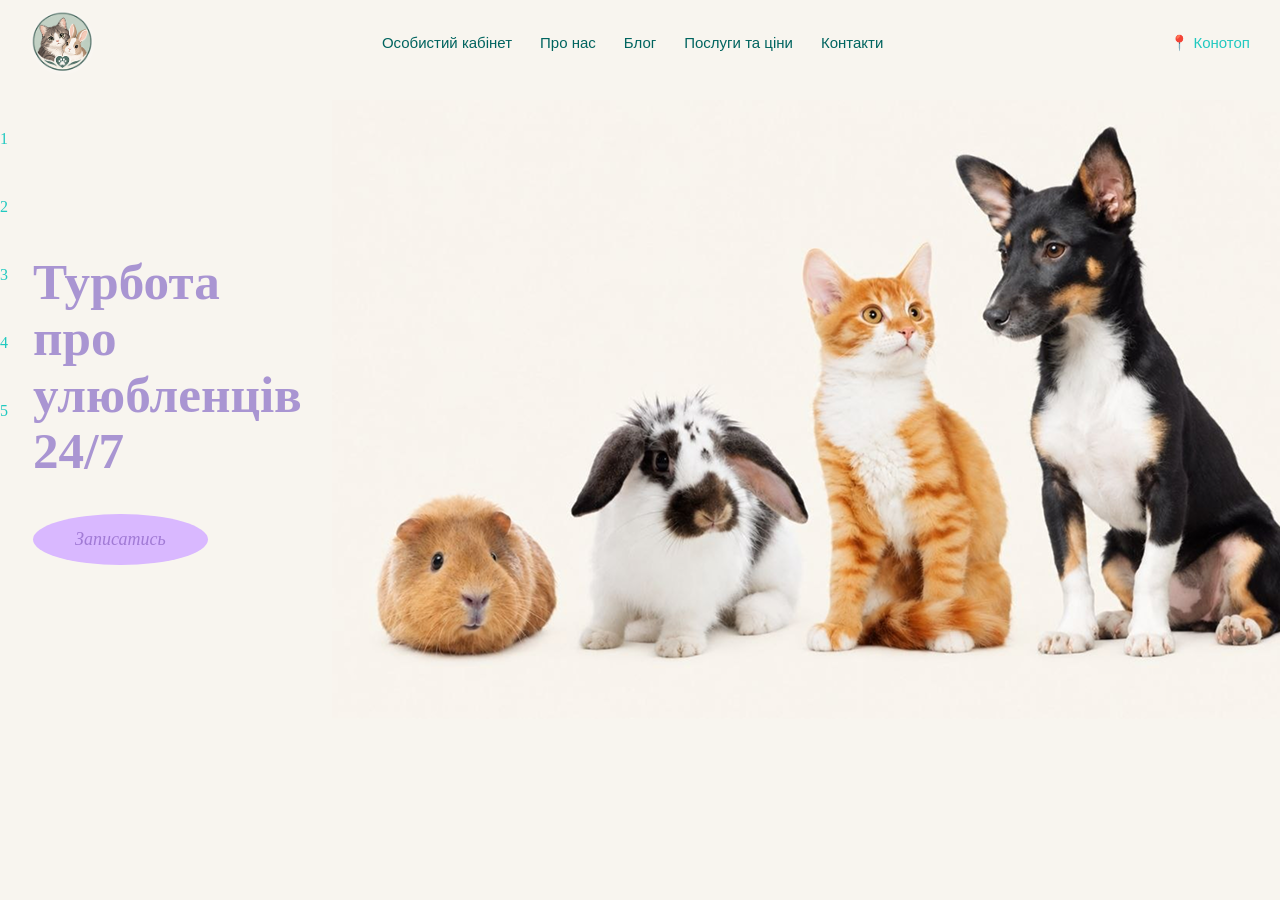
<file: index.html>
<!DOCTYPE html>
<html lang="uk">

<head>
    <meta charset="UTF-8">
    <meta name="viewport" content="width=device-width, initial-scale=1.0">
    <title>Ветеринарна клініка "Друзі тварин" – допомога вашим улюбленцям</title>
    <link rel="stylesheet" href="styles.css">
</head>


<body>

<header class="header">
    <div class="logo">
    <img src="image/logo.png" alt="Логотип">
</div>

    <nav class="navigation">
        <a href="index.html">Особистий кабінет</a>
        <a href="about.html">Про нас</a>
        <a href="blog.html">Блог</a>
        <a href="services.html">Послуги та ціни</a>
        <a href="contacts.html">Контакти</a>
    </nav>

    <div class="location">📍 Конотоп</div>
</header>

<main class="main">
    <aside class="sidebar">
        <a href="#home">1</a>
        <a href="#about">2</a>
        <a href="#services">3</a>
        <a href="#contacts">4</a>
        <a href="#footer">5</a>
    </aside>

    <section class="hero" id="home">
        <div class="hero-text">
            <h1>Турбота про<br>улюбленців<br>24/7</h1>

            <a href="recording.html" class="btn">
                Записатись
            </a>
        </div>

            <img src="image/animals.png" alt="Домашні тварини">
</section>
</main>

<footer id="footer">
    <div class="socials">
    </div>
</footer>
<script src="script/script.js"></script>
</body>
</html>
</file>
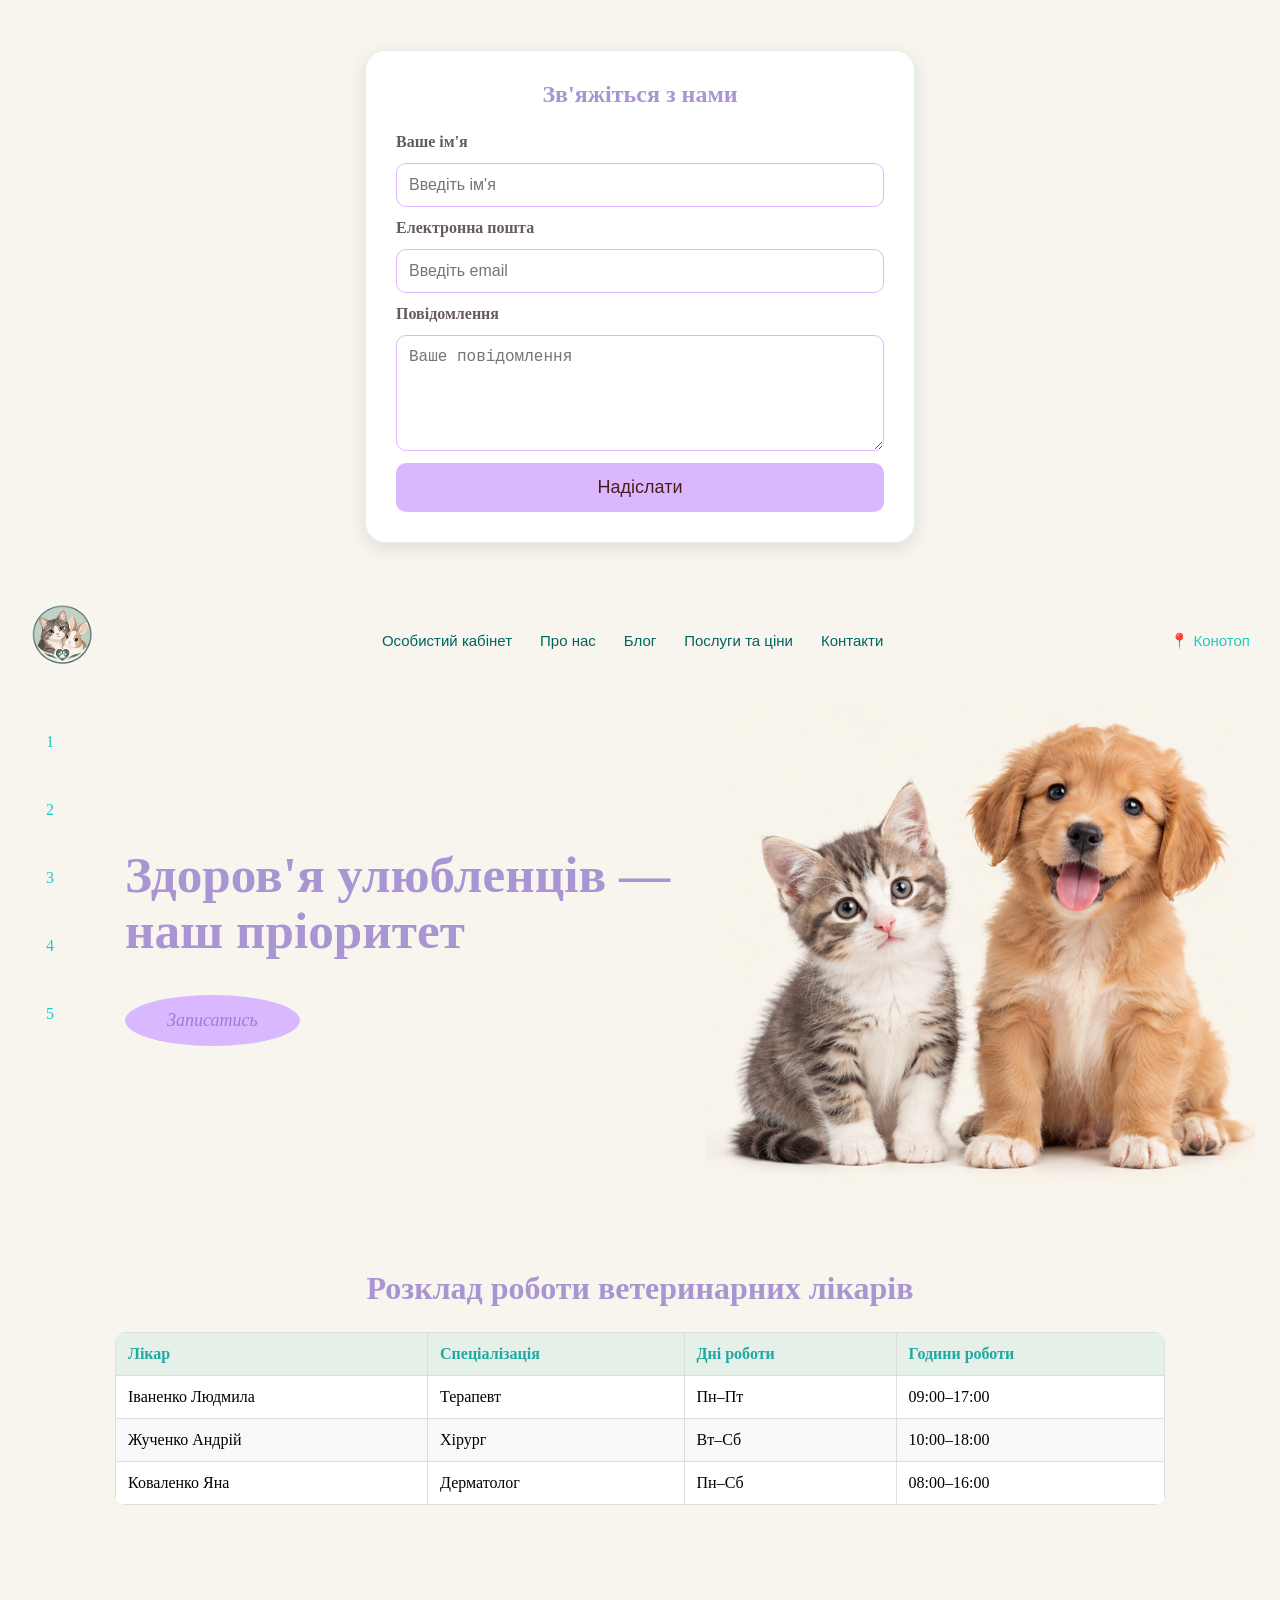
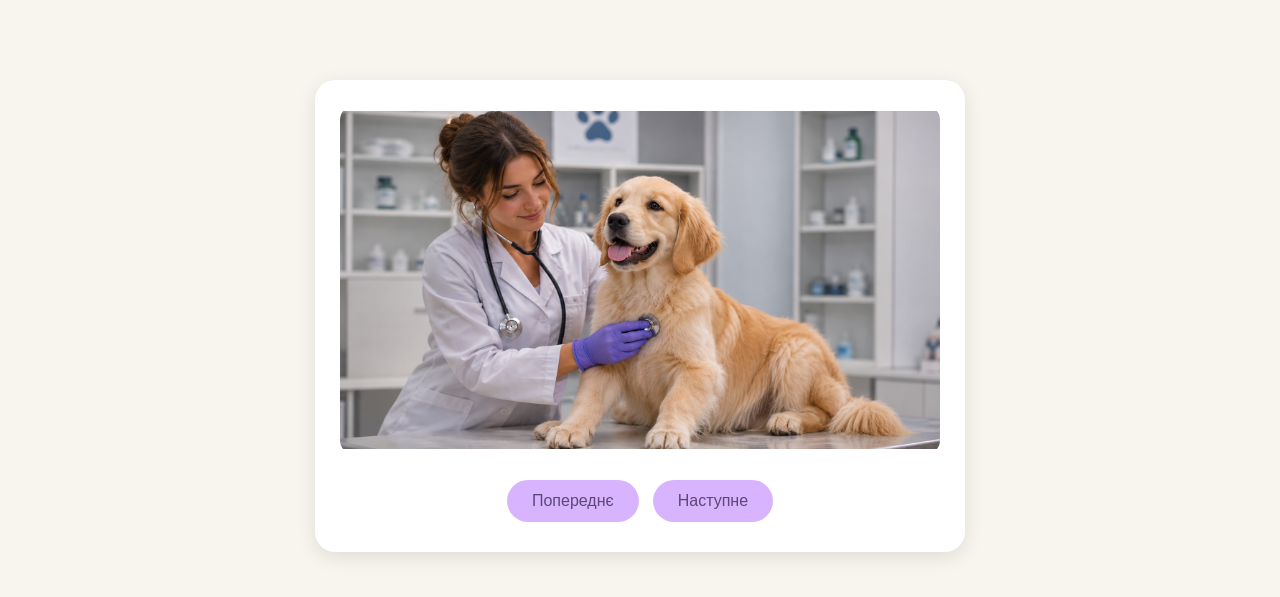
<file: about.html>
<!DOCTYPE html>
<html lang="uk">
<head>
    <meta charset="UTF-8">
    <meta name="viewport" content="width=device-width, initial-scale=1.0">
    
<title>Про нас — Ветеринарна клініка Друзі тварин</title>


<meta name="description" content="Дізнайтеся більше про ветеринарну клініку Друзі тварин, наших спеціалістів та турботу про домашніх улюбленців.">

    <link rel="stylesheet" href="styles.css">
</head>

<section class="contact-form-section">
    <h2>Зв'яжіться з нами</h2>

    <form class="contact-form" id="contact-form">
        <label for="contact-name">Ваше ім'я</label>
        <input type="text" id="contact-name"
               placeholder="Введіть ім'я" required>

        <label for="contact-email">Електронна пошта</label>
        <input type="email" id="contact-email"
               placeholder="Введіть email" required>

        <label for="contact-message">Повідомлення</label>
        <textarea id="contact-message"
                  placeholder="Ваше повідомлення"
                  rows="5" required></textarea>

        <button type="submit">Надіслати</button>
    </form>
</section>

<script>
document.getElementById("contact-form")
    .addEventListener("submit", function(event) {
        event.preventDefault();
        alert("Форма заповнена! Це демонстраційна версія.");
    });
</script>

<body>

<header class="header">
    <div class="logo">
        <a href="index.html">
            <img src="image/logo.png" alt="Логотип">
        </a>
    </div>

    <nav class="navigation">
        <a href="index.html">Особистий кабінет</a>
        <a href="about.html">Про нас</a>
        <a href="blog.html">Блог</a>
        <a href="services.html">Послуги та ціни</a>
        <a href="contacts.html">Контакти</a>
    </nav>

    <div class="location">📍 Конотоп</div>
</header>

<main class="main">
    <aside class="sidebar">
        <a href="index.html">1</a>
        <a href="about.html">2</a>
        <a href="services.html">3</a>
        <a href="contacts.html">4</a>
        <a href="#footer">5</a>
    </aside>

    <section class="hero">
        <div class="hero-text">
            <h1>Здоров'я улюбленців — наш пріоритет</h1>

            <a href="recording.html" class="btn">
                Записатись
            </a>
        </div>

        <div class="hero-image">
            <img src="image/cat-dog.png" alt="Котик і собака">
        </div>
    </section>
</main>

<section class="schedule-section">
    <h2>Розклад роботи ветеринарних лікарів</h2>

    <table class="styled-table">
        <thead>
            <tr>
                <th>Лікар</th>
                <th>Спеціалізація</th>
                <th>Дні роботи</th>
                <th>Години роботи</th>
            </tr>
        </thead>
        <tbody>
            <tr>
                <td data-label="Лікар">Іваненко Людмила</td>
                <td data-label="Спеціалізація">Терапевт</td>
                <td data-label="Дні роботи">Пн–Пт</td>
                <td data-label="Години роботи">09:00–17:00</td>
            </tr>
            <tr>
                <td data-label="Лікар">Жученко Андрій</td>
                <td data-label="Спеціалізація">Хірург</td>
                <td data-label="Дні роботи">Вт–Сб</td>
                <td data-label="Години роботи">10:00–18:00</td>
            </tr>
            <tr>
                <td data-label="Лікар">Коваленко Яна</td>
                <td data-label="Спеціалізація">Дерматолог</td>
                <td data-label="Дні роботи">Пн–Сб</td>
                <td data-label="Години роботи">08:00–16:00</td>
            </tr>
        </tbody>
    </table>
</section>

</section>

<footer id="footer"></footer>

<div id="imageSlider">
    

<img src="image/slide1.png" alt="Тварини">
<img src="image/slide2.png" alt="Котик і песик">
<img src="image/slide3.png" alt="Ветеринар із тваринами">



    <button id="prevBtn">Попереднє</button>
    <button id="nextBtn">Наступне</button>
</div>

<script src="script/script.js"></script>
</body>
</html>
</file>
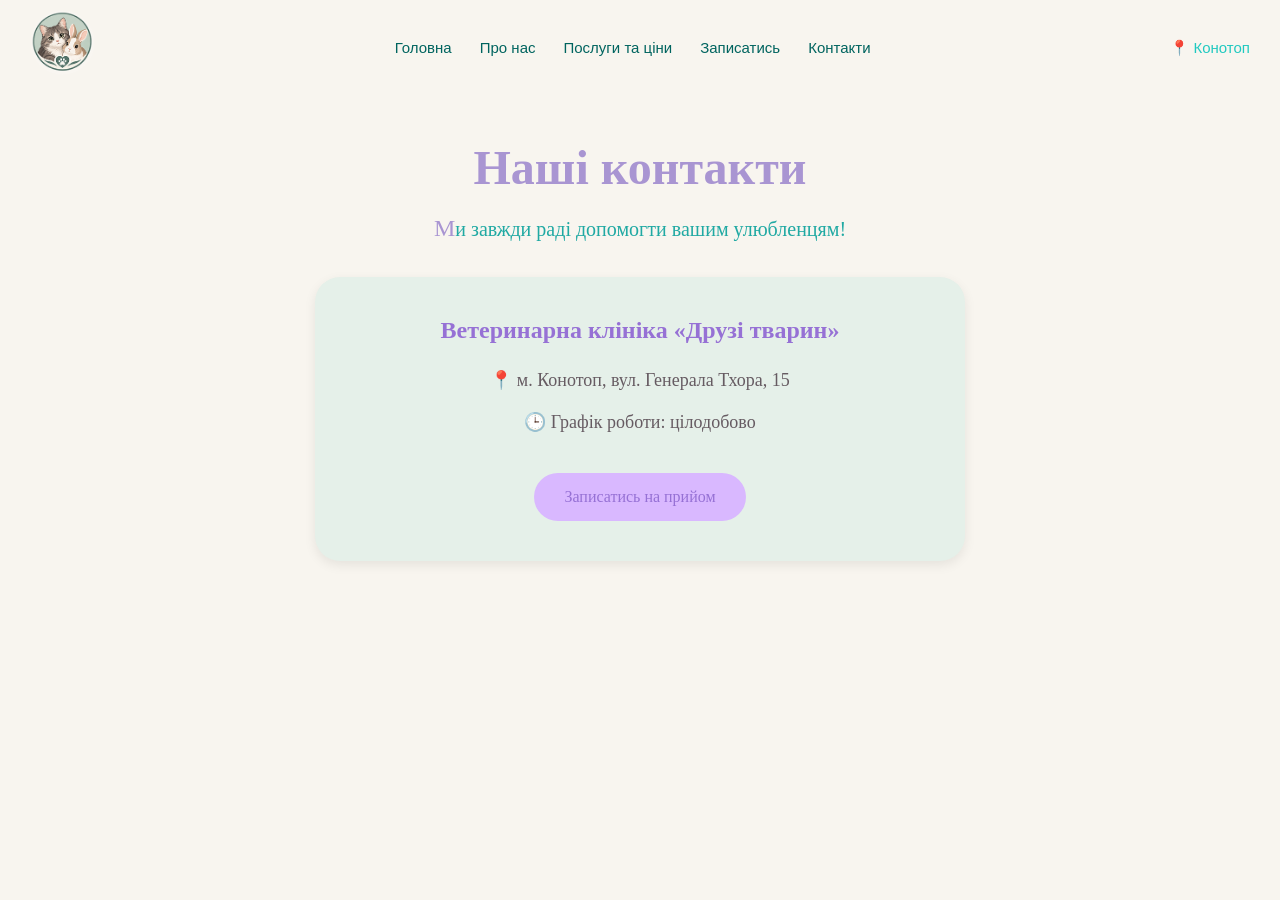
<file: contacts.html>
<!DOCTYPE html>
<html lang="uk">
<head>
    <meta charset="UTF-8">
    <meta name="viewport" content="width=device-width, initial-scale=1.0">
    
<title>Контакти — Ветеринарна клініка Друзі тварин</title>

<meta name="description" content="Контакти ветеринарної клініки Друзі тварин у Конотопі. Дізнайтеся, як зв'язатися з нами та записатися на прийом до ветеринара.">

    <link rel="stylesheet" href="styles.css">
</head>
<body>

<header class="header">
    <div class="logo">
        <a href="index.html">
            <img src="image/logo.png" alt="Логотип">
        </a>
    </div>

    <nav class="navigation">
        <a href="index.html">Головна</a>
        <a href="about.html">Про нас</a>
        <a href="services.html">Послуги та ціни</a>
        <a href="recording.html">Записатись</a>
        <a href="contacts.html">Контакти</a>
    </nav>

    <div class="location">📍 Конотоп</div>
</header>

<main class="contacts-container">
    <h1>Наші контакти</h1>
    <p>Ми завжди раді допомогти вашим улюбленцям!</p>

    <div class="contacts-card">
        <h2>Ветеринарна клініка «Друзі тварин»</h2>

        <p>📍 м. Конотоп, вул. Генерала Тхора, 15</p>
        <p>🕒 Графік роботи: цілодобово</p>

        <a href="recording.html" class="contact-button">
            Записатись на прийом
        </a>
    </div>
</main>
<script src="script/script.js"></script>
</body>
</html>
</file>
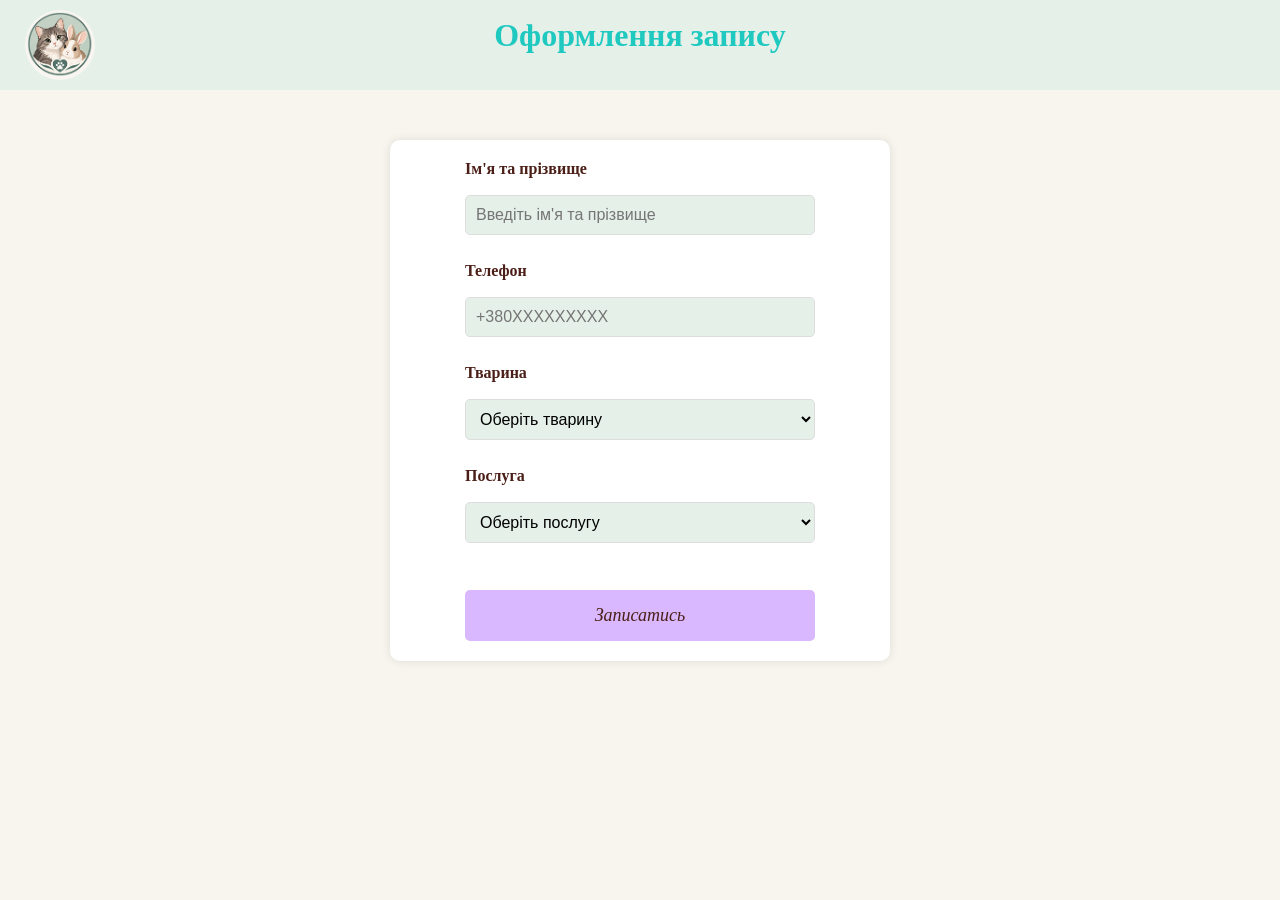
<file: recording.html>
<!DOCTYPE html>
<html lang="uk">
<head>
    <meta charset="UTF-8">
    <meta name="viewport" content="width=device-width, initial-scale=1.0">
    
<title>Запис на прийом — Ветеринарна клініка Друзі тварин</title>

<meta name="description" content="Запишіть свого домашнього улюбленця на прийом до ветеринарної клініки Друзі тварин у Конотопі. Зручний запис на консультацію та огляд.">

    <link rel="stylesheet" href="styles.css">
</head>

<script>
document.addEventListener("DOMContentLoaded", function () {
    const animal = document.getElementById("animal");
    const details = document.getElementById("animal-details");

    animal.addEventListener("change", function () {
        details.hidden = animal.value === "";
    });

    document.getElementById("appointment-form")
        .addEventListener("submit", function (event) {
            event.preventDefault();
            alert("Дані заповнено! Це демонстраційна форма.");
        });
});
</script>

<body>

<header class="form-header">
    <a href="index.html">
        <img src="image/logo.png" alt="Логотип" class="form-logo">
    </a>
    <h1>Оформлення запису</h1>
</header>

<main class="form-container order-form">
    <form id="appointment-form">

        <label for="fullname">Ім'я та прізвище</label>
        <input type="text" id="fullname" name="fullname"
               placeholder="Введіть ім'я та прізвище" required>

        <label for="phone">Телефон</label>
        <input type="tel" id="phone" name="phone"
               placeholder="+380XXXXXXXXX" required>

        <label for="animal">Тварина</label>
        <select id="animal" name="animal" required>
            <option value="">Оберіть тварину</option>
            <option value="cat">Кіт</option>
            <option value="dog">Собака</option>
            <option value="other">Інше</option>
        </select>

<div id="animal-details" hidden>
    <label for="animal-name">Кличка тварини</label>
    <input type="text" id="animal-name" name="animal-name"
           placeholder="Введіть кличку">

    <label for="animal-age">Вік тварини</label>
    <input type="text" id="animal-age" name="animal-age"
           placeholder="Введіть вік">
</div>

<div id="animal-details" hidden>
    <label for="animal-name">Кличка тварини</label>
    <input type="text" id="animal-name" placeholder="Введіть кличку">

    <label for="animal-age">Вік тварини</label>
    <input type="text" id="animal-age" placeholder="Введіть вік">
</div>

        <label for="service">Послуга</label>
        <select id="service" name="service" required>
            <option value="">Оберіть послугу</option>
            <option value="consultation">Консультація</option>
            <option value="vaccination">Вакцинація</option>
            <option value="examination">Огляд</option>
            <option value="other">Інше</option>
        </select>

        <button type="submit" class="form-button">
            Записатись
        </button>

    </form>
</main>
<script src="script/script.js"></script>
</body>
</html>
</file>
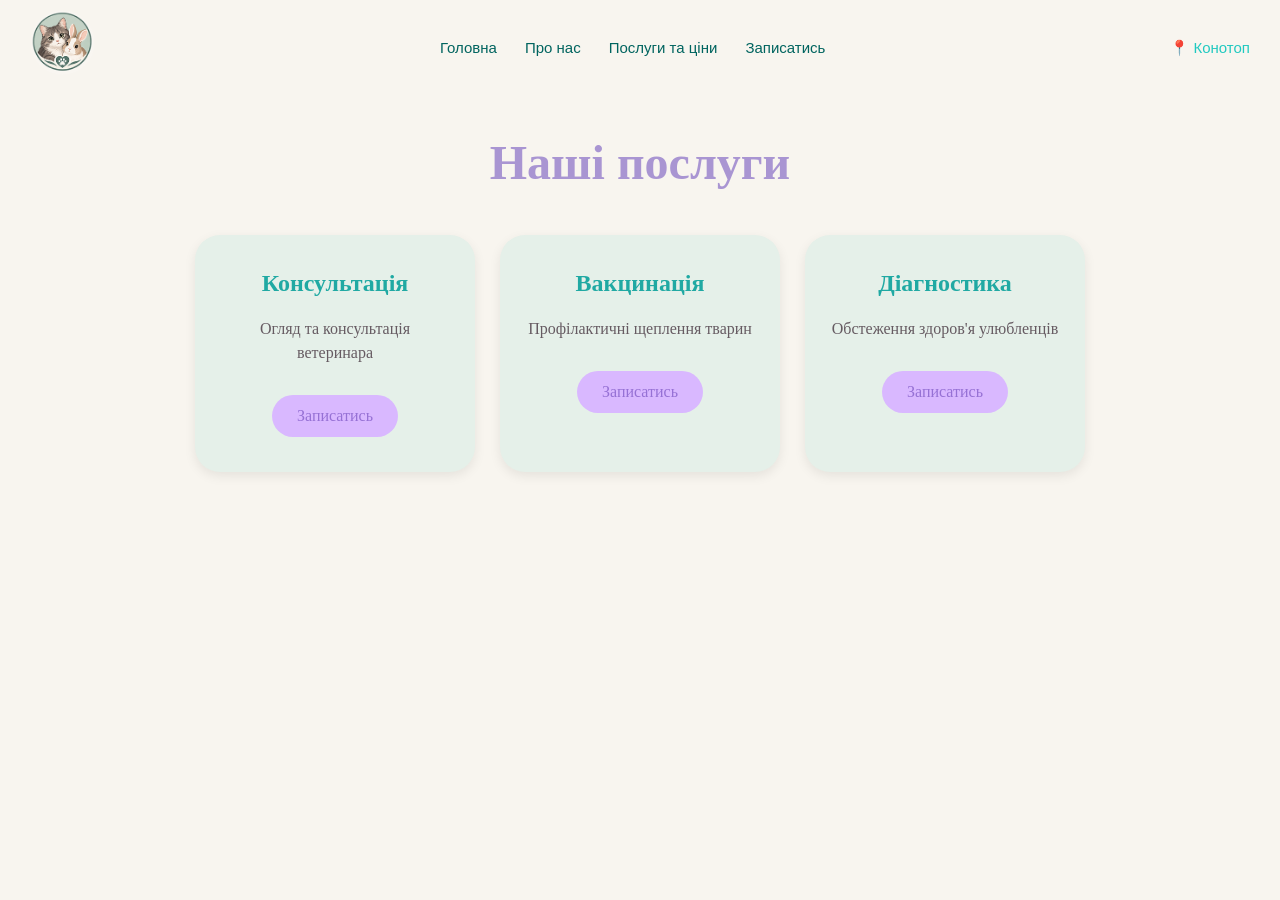
<file: services.html>
<!DOCTYPE html>
<html lang="uk">
<head>
    <meta charset="UTF-8">
    <meta name="viewport" content="width=device-width, initial-scale=1.0">
    
<title>Послуги та ціни — Ветеринарна клініка Друзі тварин</title>

<meta name="description" content="Ветеринарні послуги та ціни клініки Друзі тварин у Конотопі. Огляди, вакцинація, консультації та догляд за домашніми улюбленцями.">

    <link rel="stylesheet" href="styles.css">
</head>
<body>

<header class="header">
    <div class="logo">
        <a href="index.html">
            <img src="image/logo.png" alt="Логотип">
        </a>
    </div>

    <nav class="navigation">
        <a href="index.html">Головна</a>
        <a href="about.html">Про нас</a>
        <a href="services.html">Послуги та ціни</a>
        <a href="recording.html">Записатись</a>
    </nav>

    <div class="location">📍 Конотоп</div>
</header>

<main class="services-container">
    <h1>Наші послуги</h1>

    <div class="services-grid">
        <div class="service-card">
            <h2>Консультація</h2>
            <p>Огляд та консультація ветеринара</p>
            <a href="recording.html">Записатись</a>
        </div>

        <div class="service-card">
            <h2>Вакцинація</h2>
            <p>Профілактичні щеплення тварин</p>
            <a href="recording.html">Записатись</a>
        </div>

        <div class="service-card">
            <h2>Діагностика</h2>
            <p>Обстеження здоров'я улюбленців</p>
            <a href="recording.html">Записатись</a>
        </div>
    </div>
</main>
<script src="script/script.js"></script>
</body>
</html>
</file>
<file: styles.css>
* {
    margin: 0;
    padding: 0;
    box-sizing: border-box;
}

body {
    background-color: #F8F5EF;
    font-family: Georgia, serif;
    min-height: 100vh;
}

/* Верхнє меню */
.header {
    display: flex;
    align-items: center;
    justify-content: space-between;
    padding: 20px 35px;
}

.logo {
    font-size: 42px;
}

.navigation {
    display: flex;
    align-items: center;
    gap: 28px;
}

.navigation a {
    text-decoration: none;
    color: #00645f;
    font-family: Arial, sans-serif;
    font-size: 15px;
}

.navigation a:hover {
    color: #9671d5;
}

.location {
    color: #20c9c0;
    font-family: Arial, sans-serif;
    font-size: 15px;
}

/* Головна частина */
.main {
    display: flex;
    min-height: 70vh;
}

.sidebar {
    width: 100px;
    display: flex;
    flex-direction: column;
    align-items: center;
    gap: 50px;
    padding-top: 45px;
}

.sidebar a {
    color: #20c9c0;
    text-decoration: none;
    font-size: 16px;
}

.hero {
    flex: 1;
    display: flex;
    justify-content: space-between;
    align-items: center;
    padding: 25px 35px;
    gap: 30px;
}

.hero-text {
    flex: 1;
}

.hero-text h1 {
    font-size: clamp(45px, 5vw, 85px);
    line-height: 1.15;
    color: #a995d2;
    font-weight: bold;
    margin-bottom: 65px;
}

/* Кнопка */
.btn {
    display: inline-block;
    padding: 15px 42px;
    background-color: #d9b8ff;
    color: #a17ad5;
    border-radius: 50%;
    text-decoration: none;
    font-size: 18px;
    font-style: italic;
    transition: 0.3s;
}

.btn:hover {
    background-color: #c6a0fa;
    color: white;
}

/* Зображення */
.hero-image {
    flex: 1;
    display: flex;
    align-items: flex-end;
    justify-content: flex-end;
}

.hero-image img {
    width: 100%;
    max-width: 650px;
    height: auto;
    object-fit: contain;
}

/* Соціальні мережі */
footer {
    padding: 25px 8%;
}

.socials {
    display: flex;
    gap: 18px;
    color: #20c9c0;
    font-size: 23px;
}

@media (max-width: 800px) {
    .header {
        flex-wrap: wrap;
        gap: 15px;
    }

    .navigation {
        flex-wrap: wrap;
        gap: 12px;
    }

    .hero {
        flex-direction: column;
        align-items: flex-start;
    }

    .hero-image img {
        max-width: 450px;
    }

    .sidebar {
        width: 45px;
    }
}
.logo {
    display: flex;
    align-items: center;
    flex-shrink: 0;
}

.logo img {
    width: 75px;
    height: 75px;
    border-radius: 50%;
    object-fit: contain;
}

/* Компактне оформлення головної сторінки */
.header {
    padding: 10px 30px;
}

.logo img {
    width: 65px;
    height: 65px;
}

.main {
    min-height: 0;
}

.hero {
    min-height: 0;
    padding: 15px 25px;
}

.hero-text h1 {
    font-size: clamp(36px, 4vw, 60px);
    line-height: 1.1;
    margin-bottom: 35px;
}

/* Сторінка оформлення запису */

.form-header {
    background-color: #e5f0e9;
    display: flex;
    align-items: center;
    justify-content: center;
    position: relative;
    min-height: 90px;
}

.form-logo {
    position: absolute;
    left: 25px;
    top: 10px;
    width: 70px;
    height: 70px;
    border-radius: 50%;
    object-fit: cover;
}

.form-header h1 {
    font-size: 32px;
    color: #20c9c0;
    text-align: center;
}

.form-container {
    display: flex;
    justify-content: center;
    padding: 45px 20px;
}

.form-container form {
    display: flex;
    flex-direction: column;
    width: 350px;
    gap: 12px;
}

.form-container label {
    color: #4b1f17;
    font-size: 16px;
}

.form-container input,
.form-container select {
    background-color: #e5f0e9;
    border: none;
    padding: 13px;
    font-size: 15px;
    border-radius: 3px;
    width: 100%;
}

.form-container input:focus,
.form-container select:focus {
    outline: 2px solid #20c9c0;
}

.form-button {
    background-color: #d9b8ff;
    color: #9671d5;
    border: none;
    border-radius: 50%;
    padding: 15px 35px;
    font-size: 17px;
    font-family: Georgia, serif;
    font-style: italic;
    cursor: pointer;
    align-self: center;
    margin-top: 20px;
}

.form-button:hover {
    background-color: #c6a0fa;
}


#animal-details[hidden] {
    display: none;
}

#animal-details:not([hidden]) {
    display: flex;
    flex-direction: column;
    gap: 12px;
}

/* Послуги та ціни */

.services-container {
    padding: 40px 8%;
    text-align: center;
}

.services-container h1 {
    color: #a995d2;
    font-size: 48px;
    margin-bottom: 45px;
}

.services-grid {
    display: flex;
    justify-content: center;
    flex-wrap: wrap;
    gap: 25px;
}

.service-card {
    background-color: #e5f0e9;
    border-radius: 25px;
    padding: 35px 25px;
    width: 280px;
    box-shadow: 0 4px 12px rgba(0,0,0,0.08);
}

.service-card h2 {
    color: #20a9a3;
    margin-bottom: 20px;
}

.service-card p {
    color: #665b62;
    margin-bottom: 30px;
    line-height: 1.5;
}

.service-card a {
    display: inline-block;
    background-color: #d9b8ff;
    color: #9671d5;
    text-decoration: none;
    padding: 12px 25px;
    border-radius: 25px;
}

.service-card a:hover {
    background-color: #c6a0fa;
}

/* Сторінка контактів */

.contacts-container {
    text-align: center;
    padding: 45px 20px;
}

.contacts-container h1 {
    font-size: 48px;
    color: #a995d2;
    margin-bottom: 20px;
}

.contacts-container > p {
    color: #20a9a3;
    font-size: 20px;
    margin-bottom: 35px;
}

.contacts-card {
    background-color: #e5f0e9;
    max-width: 650px;
    margin: 0 auto;
    padding: 40px 25px;
    border-radius: 25px;
    box-shadow: 0 4px 12px rgba(0,0,0,0.08);
}

.contacts-card h2 {
    color: #9671d5;
    margin-bottom: 25px;
}

.contacts-card p {
    color: #665b62;
    font-size: 18px;
    margin-bottom: 20px;
}

.contact-button {
    display: inline-block;
    margin-top: 20px;
    padding: 15px 30px;
    background-color: #d9b8ff;
    color: #9671d5;
    text-decoration: none;
    border-radius: 25px;
}

.contact-button:hover {
    background-color: #c6a0fa;
}

/* Стилі для таблиць */

.styled-table {
    width: 100%;
    border-collapse: collapse;
    margin-bottom: 20px;
}

.styled-table th,
.styled-table td {
    padding: 12px;
    text-align: left;
    border: 1px solid #ddd;
}

.styled-table th {
    background-color: #e5f0e9;
    font-weight: bold;
    color: #20a9a3;
}

/* Чергування кольорів рядків */
.styled-table tr:nth-child(even) {
    background-color: #f9f9f9;
}

/* Підсвічування при наведенні */
.styled-table tr:hover {
    background-color: #e6e6e6;
}

/* Адаптивність для телефонів */
@media screen and (max-width: 600px) {
    .styled-table,
    .styled-table thead,
    .styled-table tbody,
    .styled-table th,
    .styled-table td,
    .styled-table tr {
        display: block;
    }

    .styled-table thead tr {
        position: absolute;
        top: -9999px;
        left: -9999px;
    }

    .styled-table tr {
        border: 1px solid #ccc;
        margin-bottom: 10px;
    }

    .styled-table td {
        border: none;
        position: relative;
        padding-left: 50%;
    }

    .styled-table td::before {
        position: absolute;
        top: 6px;
        left: 6px;
        width: 45%;
        padding-right: 10px;
        white-space: nowrap;
        content: attr(data-label);
        font-weight: bold;
    }
}

/* Розклад лікарів */

.schedule-section {
    max-width: 1100px;
    margin: 40px auto;
    padding: 25px;
}

.schedule-section h2 {
    text-align: center;
    color: #a995d2;
    font-size: 32px;
    margin-bottom: 25px;
}

.schedule-section .styled-table {
    background-color: #fff;
    border-radius: 10px;
    overflow: hidden;
}

.schedule-section .styled-table th {
    background-color: #e5f0e9;
    color: #20a9a3;
}

/* Форматування тексту */

h1, h2, h3 {
    font-family: Georgia, serif;
    margin-bottom: 20px;
}

p {
    margin-bottom: 15px;
}

/* Підкреслення посилань при наведенні */
a:hover {
    text-decoration: underline;
}

/* Виділення першої літери */
.contacts-container > p::first-letter {
    font-size: 24px;
    color: #a995d2;
}

/* Виділення тексту */
::selection {
    background-color: #d9b8ff;
    color: #4b1f17;
}

/* Лабораторна №7 — блокова модель CSS */

.order-form {
    width: 100%;
    max-width: 500px;
    margin: 50px auto;
    padding: 20px;
    background-color: #ffffff;
    border-radius: 10px;
    box-shadow: 0 0 10px rgba(0, 0, 0, 0.1);
}

.order-form h1 {
    text-align: center;
    color: #a995d2;
    margin-bottom: 20px;
}

.order-form label {
    display: block;
    margin-bottom: 5px;
    font-weight: bold;
}

.order-form input,
.order-form textarea,
.order-form select {
    width: 100%;
    padding: 10px;
    margin-bottom: 15px;
    border: 1px solid #ddd;
    border-radius: 5px;
    font-size: 16px;
}

.order-form button {
    width: 100%;
    padding: 15px;
    background-color: #d9b8ff;
    border: none;
    border-radius: 5px;
    color: #4b1f17;
    font-size: 18px;
    cursor: pointer;
}

.order-form button:hover {
    background-color: #c6a0fa;
}

/* Форма «Зв'яжіться з нами» */

.contact-form-section {
    max-width: 550px;
    margin: 50px auto;
    padding: 30px;
    background-color: #ffffff;
    border: 1px solid #e5f0e9;
    border-radius: 20px;
    box-shadow: 0 5px 20px rgba(0, 0, 0, 0.1);
}

.contact-form-section h2 {
    text-align: center;
    color: #a995d2;
    margin-bottom: 25px;
}

.contact-form {
    display: flex;
    flex-direction: column;
    gap: 12px;
}

.contact-form label {
    font-weight: bold;
    color: #665b62;
}

.contact-form input,
.contact-form textarea {
    width: 100%;
    padding: 12px;
    border: 1px solid #d9b8ff;
    border-radius: 10px;
    font-size: 16px;
}

.contact-form button {
    padding: 14px;
    background-color: #d9b8ff;
    color: #4b1f17;
    border: none;
    border-radius: 10px;
    font-size: 18px;
    cursor: pointer;
    transition: 0.3s;
}

.contact-form button:hover {
    background-color: #b996eb;
    transform: scale(1.03);
}


/* Оформлення слайдера */
#imageSlider {
    max-width: 650px;
    margin: 40px auto;
    padding: 25px;
    background-color: white;
    border-radius: 20px;
    box-shadow: 0 5px 20px rgba(0, 0, 0, 0.1);
    text-align: center;
}

#imageSlider img {
    width: 100%;
    height: 350px;
    object-fit: contain;
    border-radius: 15px;
    margin-bottom: 20px;
}

#imageSlider button {
    background-color: #d8b4fe;
    color: #5c4775;
    border: none;
    padding: 12px 25px;
    margin: 5px;
    border-radius: 25px;
    font-size: 16px;
    cursor: pointer;
}

#imageSlider button:hover {
    background-color: #aa91d3;
    color: white;
}

/* Слайдер зображень */
#imageSlider {
    max-width: 650px;
    margin: 40px auto;
    padding: 25px;
    background-color: #ffffff;
    border-radius: 20px;
    box-shadow: 0 5px 20px rgba(0, 0, 0, 0.1);
    text-align: center;
}

#imageSlider img {
    width: 100%;
    height: 350px;
    object-fit: contain;
    border-radius: 15px;
    margin-bottom: 20px;
}

#imageSlider button {
    background-color: #d8b4fe;
    color: #5c4775;
    border: none;
    padding: 12px 25px;
    margin: 5px;
    border-radius: 25px;
    font-size: 16px;
    cursor: pointer;
    transition: 0.3s;
}

#imageSlider button:hover {
    background-color: #aa91d3;
    color: white;
}

/* Адаптація сайту для телефонів */
@media screen and (max-width: 600px) {
    .header {
        flex-direction: column;
        padding: 15px;
        gap: 15px;
    }

    .navigation {
        flex-wrap: wrap;
        justify-content: center;
        gap: 12px;
    }

    .navigation a {
        font-size: 14px;
    }

    .main {
        flex-direction: column;
    }

    .sidebar {
        width: 100%;
        box-sizing: border-box;
    }

    .hero {
        flex-direction: column;
        width: 100%;
        box-sizing: border-box;
        padding: 20px;
    }

    .hero h1 {
        font-size: 30px;
        line-height: 1.2;
    }

    .hero img {
        max-width: 100%;
        height: auto;
    }

    .order-form,
    .contact-form-section,
    #imageSlider {
        width: 90%;
        box-sizing: border-box;
        margin: 20px auto;
    }

    #imageSlider img {
        height: auto;
    }
}

/* Мобільне розташування меню та цифр */
@media screen and (max-width: 600px) {
    .sidebar {
        display: flex;
        flex-direction: row;
        justify-content: center;
        align-items: center;
        flex-wrap: wrap;
        gap: 15px;
        padding: 10px 0;
        width: 100%;
    }

    .navigation {
        display: flex;
        flex-wrap: wrap;
        justify-content: center;
        gap: 10px;
        width: 100%;
        box-sizing: border-box;
    }

    .navigation a {
        font-size: 14px;
        white-space: normal;
    }
}

@media screen and (max-width: 600px) {
    .sidebar {
        display: none;
    }

    .header {
        gap: 10px;
        padding: 15px 10px;
    }

    .navigation {
        gap: 8px 14px;
    }

    .navigation a {
        font-size: 14px;
    }

    .main {
        min-height: auto;
    }

    .hero {
        padding: 15px;
        gap: 20px;
    }

    .hero h1 {
        font-size: 32px;
        line-height: 1.2;
    }

    .hero img {
        display: block;
        max-width: 100%;
        height: auto;
        object-fit: contain;
    }
}

@media screen and (max-width: 600px) {
    .main {
        display: flex;
        flex-direction: row;
        min-height: auto;
    }

    .sidebar {
        display: flex;
        flex-direction: column;
        align-items: center;
        justify-content: flex-start;
        flex: 0 0 35px;
        width: 35px;
        gap: 45px;
        padding-top: 30px;
    }

    .hero {
        flex: 1;
        min-width: 0;
        width: auto;
        padding: 15px 10px;
        box-sizing: border-box;
    }

    .hero h1 {
        font-size: 28px;
        line-height: 1.2;
    }

    .hero img {
        max-width: 100%;
        height: auto;
    }
}

/* Мобільна версія головної сторінки */
@media screen and (max-width: 600px) {

    .header {
        display: flex;
        flex-direction: row;
        flex-wrap: wrap;
        justify-content: flex-start;
        align-items: center;
        gap: 12px;
        padding: 15px;
    }

    .logo {
        flex: 0 0 auto;
    }

    .logo img {
        width: 65px;
        height: auto;
    }

    .navigation {
        flex: 1;
        display: flex;
        flex-wrap: wrap;
        justify-content: flex-start;
        gap: 8px;
    }

    .navigation a {
        font-size: 12px;
    }

    .main {
        display: flex;
        flex-direction: row;
        min-height: auto;
    }

    .sidebar {
        display: flex;
        flex-direction: column;
        width: 35px;
        flex: 0 0 35px;
        gap: 45px;
        padding-top: 30px;
    }

    .hero {
        display: flex;
        flex-direction: column;
        align-items: flex-start;
        flex: 1;
        min-width: 0;
        padding: 20px 10px;
    }

    .hero-text {
        width: 100%;
        position: relative;
    }

    .hero h1 {
        font-size: 30px;
        line-height: 1.2;
        margin-bottom: 25px;
    }

    .hero .btn {
        display: inline-block;
        margin-bottom: 25px;
    }

    .hero img {
        display: block;
        position: static;
        width: 100%;
        max-width: 100%;
        height: auto;
        object-fit: contain;
    }
}
</file>
